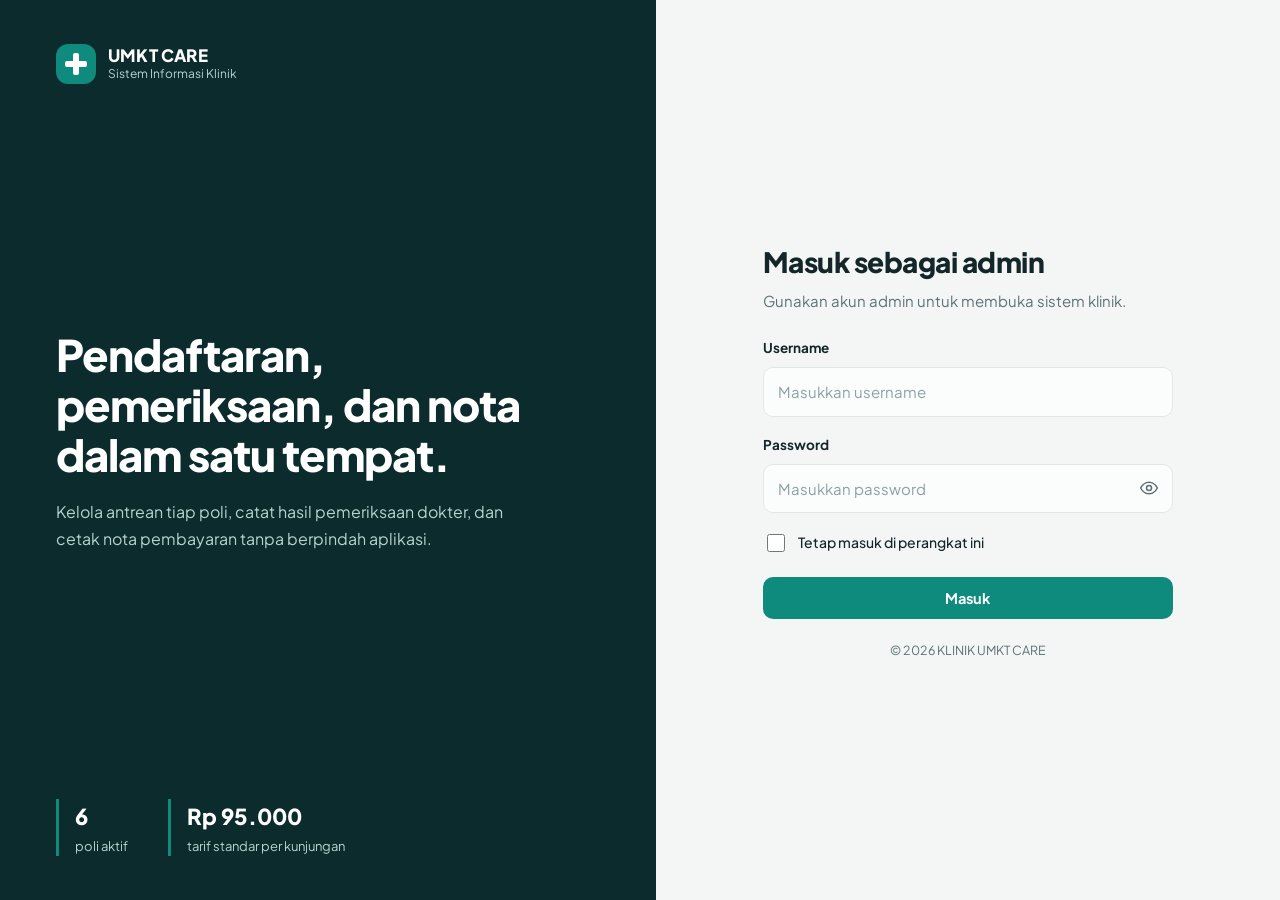
<file: index.html>
<!DOCTYPE html>
<html lang="id">
<head>
    <meta charset="UTF-8">
    <meta name="viewport" content="width=device-width, initial-scale=1.0">
    <title>KLINIK UMKT CARE</title>
    <link rel="preconnect" href="https://fonts.googleapis.com">
    <link rel="preconnect" href="https://fonts.gstatic.com" crossorigin>
    <link href="https://fonts.googleapis.com/css2?family=Plus+Jakarta+Sans:wght@400;500;600;700;800&display=swap" rel="stylesheet">
    <link rel="stylesheet" href="Style.css">
    <script src="auth.js"></script>
    <script>wajibLogin();</script>
    <script src="script.js" defer></script>
</head>
<body class="halaman-app">
    <div class="app">
        <aside class="sidebar" id="sidebar" aria-label="Menu utama">
            <div class="brand">
                <span class="logo" aria-hidden="true"></span>
                <div><strong>UMKT CARE</strong><small>Sistem Informasi Klinik</small></div>
            </div>

            <nav class="menu">
                <button class="nav-button aktif-nav" data-judul="Dashboard" onclick="bukaHalaman('dashboard', this)">
                    <svg viewBox="0 0 24 24" fill="none" stroke="currentColor" stroke-width="1.8" stroke-linecap="round" stroke-linejoin="round"><rect x="3" y="3" width="7" height="9" rx="1.5"/><rect x="14" y="3" width="7" height="5" rx="1.5"/><rect x="14" y="12" width="7" height="9" rx="1.5"/><rect x="3" y="16" width="7" height="5" rx="1.5"/></svg>
                    <span>Dashboard</span>
                </button>
                <button class="nav-button" data-judul="Pendaftaran Pasien" onclick="bukaHalaman('pendaftaran', this)">
                    <svg viewBox="0 0 24 24" fill="none" stroke="currentColor" stroke-width="1.8" stroke-linecap="round" stroke-linejoin="round"><path d="M16 21v-2a4 4 0 0 0-4-4H6a4 4 0 0 0-4 4v2"/><circle cx="9" cy="7" r="4"/><path d="M19 8v6M22 11h-6"/></svg>
                    <span>Pendaftaran</span>
                </button>
                <button class="nav-button" data-judul="Pemeriksaan Dokter" onclick="bukaHalaman('pemeriksaan', this)">
                    <svg viewBox="0 0 24 24" fill="none" stroke="currentColor" stroke-width="1.8" stroke-linecap="round" stroke-linejoin="round"><path d="M4.8 2.3A.3.3 0 1 0 5 2H4a2 2 0 0 0-2 2v5a6 6 0 0 0 6 6 6 6 0 0 0 6-6V4a2 2 0 0 0-2-2h-1a.2.2 0 1 0 .3.3"/><path d="M8 15v1a6 6 0 0 0 6 6 6 6 0 0 0 6-6v-4"/><circle cx="20" cy="10" r="2"/></svg>
                    <span>Pemeriksaan Dokter</span>
                </button>
                <button class="nav-button" data-judul="Pembayaran &amp; Nota" onclick="bukaHalaman('pembayaran', this)">
                    <svg viewBox="0 0 24 24" fill="none" stroke="currentColor" stroke-width="1.8" stroke-linecap="round" stroke-linejoin="round"><path d="M4 2v20l3-2 2.5 2L12 20l2.5 2L17 20l3 2V2l-3 2-2.5-2L12 4 9.5 2 7 4z"/><path d="M8 9h8M8 13h8"/></svg>
                    <span>Pembayaran &amp; Nota</span>
                </button>
                <button class="nav-button" data-judul="Data Pasien" onclick="bukaHalaman('pasien', this)">
                    <svg viewBox="0 0 24 24" fill="none" stroke="currentColor" stroke-width="1.8" stroke-linecap="round" stroke-linejoin="round"><path d="M17 21v-2a4 4 0 0 0-4-4H5a4 4 0 0 0-4 4v2"/><circle cx="9" cy="7" r="4"/><path d="M23 21v-2a4 4 0 0 0-3-3.87M16 3.13a4 4 0 0 1 0 7.75"/></svg>
                    <span>Data Pasien</span>
                </button>
            </nav>

            <div class="sidebar-bawah">
                <div class="admin">
                    <span class="avatar" id="avatarAdmin" aria-hidden="true">A</span>
                    <div><strong id="namaAdmin">Administrator</strong><small>Admin klinik</small></div>
                </div>
                <button type="button" class="tombol-keluar" id="tombolKeluar">
                    <svg viewBox="0 0 24 24" width="20" height="20" fill="none" stroke="currentColor" stroke-width="1.8" stroke-linecap="round" stroke-linejoin="round"><path d="M9 21H5a2 2 0 0 1-2-2V5a2 2 0 0 1 2-2h4"/><path d="M16 17l5-5-5-5M21 12H9"/></svg>
                    <span>Keluar</span>
                </button>
            </div>
        </aside>
        <div class="overlay" id="overlay"></div>

        <div class="konten">
            <header class="topbar">
                <button type="button" class="tombol-ikon tombol-menu" id="tombolMenu" aria-label="Buka menu" aria-controls="sidebar" aria-expanded="false">
                    <svg viewBox="0 0 24 24" width="22" height="22" fill="none" stroke="currentColor" stroke-width="1.8" stroke-linecap="round"><path d="M4 6h16M4 12h16M4 18h16"/></svg>
                </button>
                <h1 id="judulHalaman">Dashboard</h1>
                <time id="tanggalHariIni" class="tanggal"></time>
            </header>

            <main>
                <section id="dashboard" class="halaman aktif">
                    <div class="sapaan">
                        <h2 id="sapaan">Selamat datang</h2>
                        <p>Ringkasan antrean dan layanan klinik hari ini.</p>
                    </div>

                    <div class="statistik">
                        <div class="kartu">
                            <span class="ikon-kartu teal"><svg viewBox="0 0 24 24" fill="none" stroke="currentColor" stroke-width="1.8" stroke-linecap="round" stroke-linejoin="round"><path d="M17 21v-2a4 4 0 0 0-4-4H5a4 4 0 0 0-4 4v2"/><circle cx="9" cy="7" r="4"/><path d="M23 21v-2a4 4 0 0 0-3-3.87M16 3.13a4 4 0 0 1 0 7.75"/></svg></span>
                            <div><p>Total pasien</p><h2 id="jumlahPasien">0</h2></div>
                        </div>
                        <div class="kartu">
                            <span class="ikon-kartu hijau"><svg viewBox="0 0 24 24" fill="none" stroke="currentColor" stroke-width="1.8" stroke-linecap="round" stroke-linejoin="round"><path d="M22 11.08V12a10 10 0 1 1-5.93-9.14"/><path d="M22 4L12 14.01l-3-3"/></svg></span>
                            <div><p>Sudah diperiksa</p><h2 id="jumlahPeriksa">0</h2></div>
                        </div>
                        <div class="kartu">
                            <span class="ikon-kartu amber"><svg viewBox="0 0 24 24" fill="none" stroke="currentColor" stroke-width="1.8" stroke-linecap="round" stroke-linejoin="round"><circle cx="12" cy="12" r="10"/><path d="M12 6v6l4 2"/></svg></span>
                            <div><p>Menunggu</p><h2 id="jumlahMenunggu">0</h2></div>
                        </div>
                    </div>

                    <div class="dua-kolom">
                        <div class="panel">
                            <h3 class="judul-panel">Antrean per poli</h3>
                            <div id="antreanPoli" class="daftar-poli"></div>
                        </div>
                        <div class="panel">
                            <h3 class="judul-panel">Tarif layanan</h3>
                            <dl class="daftar-tarif">
                                <div><dt>Pendaftaran</dt><dd id="tarifDaftar">Rp 20.000</dd></div>
                                <div><dt>Pemeriksaan dokter</dt><dd id="tarifPeriksa">Rp 50.000</dd></div>
                                <div><dt>Obat (standar)</dt><dd id="tarifObat">Rp 25.000</dd></div>
                            </dl>
                            <p class="catatan">Tarif obat dapat diubah dokter saat pemeriksaan.</p>
                        </div>
                    </div>
                </section>

                <section id="pendaftaran" class="halaman">
                    <div class="panel">
                        <h2 class="judul-panel">Data pasien baru</h2>
                        <form id="formPendaftaran">
                            <div class="form-grid">
                                <div class="field">
                                    <label for="nama">Nama pasien</label>
                                    <input id="nama" required placeholder="Masukkan nama lengkap" autocomplete="off">
                                </div>
                                <div class="field">
                                    <label for="nik">NIK (16 digit)</label>
                                    <input id="nik" required maxlength="16" pattern="[0-9]{16}" inputmode="numeric" placeholder="Masukkan NIK" autocomplete="off">
                                </div>
                                <div class="field">
                                    <label for="poli">Poli tujuan</label>
                                    <select id="poli" required>
                                        <option value="">Pilih poli</option>
                                        <option>Poli Umum</option>
                                        <option>Poli Gigi</option>
                                        <option>Poli Anak</option>
                                        <option>Poli Penyakit Dalam</option>
                                        <option>Poli Mata</option>
                                        <option>Poli Saraf</option>
                                    </select>
                                    <div id="infoKodePoli" class="info-kode">Kode poli akan tampil setelah poli dipilih.</div>
                                </div>
                                <div class="field penuh">
                                    <label for="keluhan">Keluhan pasien</label>
                                    <textarea id="keluhan" required placeholder="Tuliskan keluhan pasien"></textarea>
                                </div>
                            </div>
                            <div class="aksi-form">
                                <button class="tombol utama" type="submit">Daftarkan pasien</button>
                            </div>
                        </form>
                        <div id="hasilPendaftaran" aria-live="polite"></div>
                    </div>
                </section>

                <section id="pemeriksaan" class="halaman">
                    <div class="dua-kolom lebar-kiri">
                        <div class="panel">
                            <h2 class="judul-panel">Hasil pemeriksaan</h2>
                            <form id="formPemeriksaan">
                                <div class="field">
                                    <label for="pilihPasien">Pilih pasien</label>
                                    <select id="pilihPasien" required><option value="">Pilih pasien</option></select>
                                </div>
                                <div class="field">
                                    <label for="diagnosis">Diagnosis</label>
                                    <input id="diagnosis" required placeholder="Diagnosis dokter">
                                </div>
                                <div class="field">
                                    <label for="tindakan">Tindakan</label>
                                    <input id="tindakan" required placeholder="Tindakan medis">
                                </div>
                                <div class="field">
                                    <label for="obat">Obat dan aturan penggunaan</label>
                                    <textarea id="obat" required placeholder="Nama obat dan aturan penggunaan"></textarea>
                                </div>
                                <div class="field">
                                    <label for="biayaObatInput">Tarif obat (Rp)</label>
                                    <input id="biayaObatInput" type="number" min="0" step="1000" required value="25000" placeholder="Masukkan tarif obat">
                                </div>
                                <div class="aksi-form">
                                    <button class="tombol utama" type="submit">Simpan pemeriksaan</button>
                                </div>
                            </form>
                        </div>
                        <aside class="panel panel-info">
                            <h3 class="judul-panel">Data pasien</h3>
                            <div id="infoPasien" class="info"></div>
                        </aside>
                    </div>
                </section>

                <section id="pembayaran" class="halaman">
                    <div class="panel">
                        <h2 class="judul-panel">Pembayaran dan cetak nota</h2>
                        <div class="field maks">
                            <label for="pilihPembayaran">Pilih pasien</label>
                            <select id="pilihPembayaran"><option value="">Pilih pasien</option></select>
                        </div>
                        <div id="nota"></div>
                    </div>
                </section>

                <section id="pasien" class="halaman">
                    <div class="panel">
                        <div class="kepala-panel">
                            <div>
                                <h2 class="judul-panel">Daftar pasien</h2>
                                <p class="keterangan-antrean">Kode antrean dibuat terpisah untuk setiap poli, misalnya PU-001 untuk Poli Umum dan PG-001 untuk Poli Gigi.</p>
                            </div>
                            <div class="cari">
                                <svg viewBox="0 0 24 24" width="18" height="18" fill="none" stroke="currentColor" stroke-width="1.8" stroke-linecap="round"><circle cx="11" cy="11" r="7"/><path d="M21 21l-4.3-4.3"/></svg>
                                <input id="pencarian" type="search" placeholder="Cari nama, NIK, atau antrean" aria-label="Cari data pasien">
                            </div>
                        </div>
                        <div class="aksi-data">
                            <span class="info-simpan" id="infoSimpan">Tersimpan otomatis di browser ini.</span>
                            <div class="grup-tombol">
                                <button type="button" class="tombol sekunder kecil" id="tombolEkspor">Unduh cadangan</button>
                                <button type="button" class="tombol sekunder kecil" id="tombolImpor">Pulihkan dari cadangan</button>
                                <input type="file" id="fileImpor" accept=".json,application/json" hidden>
                            </div>
                        </div>
                        <div class="tabel-container">
                            <table>
                                <thead>
                                    <tr>
                                        <th>Antrean</th><th>Pasien</th><th>Kode poli</th><th>Poli</th><th>Status</th><th>Total</th><th>Aksi</th>
                                    </tr>
                                </thead>
                                <tbody id="tabelPasien"></tbody>
                            </table>
                        </div>
                    </div>
                </section>
            </main>

            <footer>&copy; 2026 KLINIK UMKT CARE | Sistem Informasi Klinik UMKT CARE</footer>
        </div>
    </div>

    <dialog id="dialogKeluar" class="dialog">
        <h3>Keluar dari akun?</h3>
        <p>Anda akan kembali ke halaman login. Data pasien tetap tersimpan di browser ini.</p>
        <div class="dialog-aksi">
            <button type="button" class="tombol sekunder" id="batalKeluar">Batal</button>
            <button type="button" class="tombol bahaya" id="yakinKeluar">Keluar</button>
        </div>
    </dialog>

    <div id="toastArea" class="toast-area" aria-live="polite"></div>
</body>
</html>
</file>
<file: Style.css>
/* ===== Token ===== */
:root {
    --ink: #0b2b2c;
    --ink-2: #134042;
    --ink-teks: #b9d2cf;
    --teal: #0f8b7d;
    --teal-gelap: #0a6b60;
    --mint: #e4f3f0;
    --bg: #f3f6f5;
    --putih: #ffffff;
    --garis: #e0e8e6;
    --teks: #14262a;
    --redup: #5d7276;
    --amber: #a8610a;
    --amber-bg: #fdf1d8;
    --hijau: #0d7a52;
    --hijau-bg: #dcf2e6;
    --merah: #b42318;
    --merah-bg: #fde8e6;
    --lebar-sidebar: 264px;
    --radius: 14px;
    --radius-kecil: 10px;
    --font: "Plus Jakarta Sans", system-ui, -apple-system, "Segoe UI", Roboto, Arial, sans-serif;
}

* { box-sizing: border-box; }
html { -webkit-text-size-adjust: 100%; }
body {
    margin: 0; min-height: 100vh; font-family: var(--font);
    background: var(--bg); color: var(--teks); font-size: 15px; line-height: 1.55;
}
h1, h2, h3, p { margin: 0; }
button { font-family: inherit; }
:focus-visible { outline: 3px solid #7fd1c6; outline-offset: 2px; }

/* ===== Brand (dipakai sidebar & login) ===== */
.brand { display: flex; align-items: center; gap: 12px; }
.brand strong { display: block; font-size: 17px; font-weight: 800; letter-spacing: .2px; color: #fff; line-height: 1.2; }
.brand small { display: block; font-size: 12px; color: var(--ink-teks); }
.logo {
    position: relative; width: 40px; height: 40px; border-radius: 12px; flex: none;
    background: var(--teal);
}
.logo::before, .logo::after { content: ""; position: absolute; background: #fff; border-radius: 2px; }
.logo::before { left: 17px; top: 9px; width: 6px; height: 22px; }
.logo::after { left: 9px; top: 17px; width: 22px; height: 6px; }

/* ===== Layout aplikasi ===== */
.app { display: flex; min-height: 100vh; }
.sidebar {
    position: fixed; inset: 0 auto 0 0; width: var(--lebar-sidebar); z-index: 40;
    background: var(--ink); color: var(--ink-teks); display: flex; flex-direction: column;
    padding: 22px 16px 16px;
}
.sidebar .brand { padding: 4px 8px 26px; }
.menu { display: flex; flex-direction: column; gap: 4px; flex: 1; overflow-y: auto; }
.nav-button {
    display: flex; align-items: center; gap: 12px; width: 100%; text-align: left;
    border: 0; background: transparent; color: var(--ink-teks); cursor: pointer;
    padding: 12px 14px; border-radius: var(--radius-kecil); font-size: 14.5px; font-weight: 600;
    transition: background .15s, color .15s;
}
.nav-button svg { width: 20px; height: 20px; flex: none; }
.nav-button:hover { background: var(--ink-2); color: #fff; }
.nav-button.aktif-nav { background: var(--mint); color: var(--ink); }
.nav-button.aktif-nav svg { color: var(--teal-gelap); }

.sidebar-bawah { margin-top: 16px; padding-top: 16px; border-top: 1px solid #ffffff1f; display: flex; flex-direction: column; gap: 10px; }
.admin { display: flex; align-items: center; gap: 12px; padding: 0 6px; }
.avatar {
    width: 38px; height: 38px; border-radius: 50%; background: var(--ink-2); color: #fff;
    display: grid; place-items: center; font-weight: 800; flex: none; border: 1px solid #ffffff30;
}
.admin strong { display: block; color: #fff; font-size: 14px; line-height: 1.25; }
.admin small { color: var(--ink-teks); font-size: 12px; }
.tombol-keluar {
    display: flex; align-items: center; gap: 12px; width: 100%; padding: 12px 14px;
    border: 1px solid #ffffff26; background: transparent; color: #ffd4cf; cursor: pointer;
    border-radius: var(--radius-kecil); font-size: 14.5px; font-weight: 700; transition: background .15s, border-color .15s;
}
.tombol-keluar:hover { background: #b4231833; border-color: #ff8f84; color: #fff; }

.konten { flex: 1; min-width: 0; margin-left: var(--lebar-sidebar); display: flex; flex-direction: column; min-height: 100vh; }
.topbar {
    position: sticky; top: 0; z-index: 20; display: flex; align-items: center; gap: 14px;
    padding: 18px 36px; background: #f3f6f5e6; backdrop-filter: blur(8px); border-bottom: 1px solid var(--garis);
}
.topbar h1 { font-size: 22px; font-weight: 800; letter-spacing: -.2px; }
.tanggal { margin-left: auto; color: var(--redup); font-size: 13.5px; font-weight: 500; }
.topbar .tombol-menu { display: none; }
main { width: 100%; max-width: 1180px; padding: 28px 36px 12px; margin: 0 auto; flex: 1; }
footer { text-align: center; padding: 22px 12px 26px; color: var(--redup); font-size: 12.5px; }
.overlay { display: none; }

.halaman { display: none; }
.halaman.aktif { display: block; animation: muncul .22s ease-out; }
@keyframes muncul { from { opacity: 0; transform: translateY(6px); } to { opacity: 1; transform: none; } }

/* ===== Dashboard ===== */
.sapaan { margin-bottom: 22px; }
.sapaan h2 { font-size: 28px; font-weight: 800; letter-spacing: -.4px; line-height: 1.2; }
.sapaan p { color: var(--redup); margin-top: 6px; }
.statistik { display: grid; grid-template-columns: repeat(3, 1fr); gap: 18px; margin-bottom: 18px; }
.kartu {
    display: flex; align-items: center; gap: 16px; background: var(--putih);
    border: 1px solid var(--garis); border-radius: var(--radius); padding: 22px;
}
.kartu p { color: var(--redup); font-size: 13.5px; font-weight: 600; }
.kartu h2 { font-size: 34px; font-weight: 800; line-height: 1.15; letter-spacing: -.5px; }
.ikon-kartu { width: 52px; height: 52px; border-radius: 14px; display: grid; place-items: center; flex: none; }
.ikon-kartu svg { width: 26px; height: 26px; }
.ikon-kartu.teal { background: var(--mint); color: var(--teal-gelap); }
.ikon-kartu.hijau { background: var(--hijau-bg); color: var(--hijau); }
.ikon-kartu.amber { background: var(--amber-bg); color: var(--amber); }

.dua-kolom { display: grid; grid-template-columns: 1.4fr 1fr; gap: 18px; align-items: start; }
.dua-kolom.lebar-kiri { grid-template-columns: 1.6fr 1fr; }
.panel { background: var(--putih); border: 1px solid var(--garis); border-radius: var(--radius); padding: 26px; }
.judul-panel { font-size: 17px; font-weight: 800; margin-bottom: 18px; letter-spacing: -.1px; }
.kepala-panel { display: flex; justify-content: space-between; gap: 20px; align-items: flex-end; flex-wrap: wrap; margin-bottom: 6px; }
.kepala-panel .judul-panel { margin-bottom: 6px; }

.daftar-poli { display: flex; flex-direction: column; gap: 14px; }
.baris-poli { display: grid; grid-template-columns: 190px 1fr 84px; gap: 14px; align-items: center; font-size: 14px; }
.baris-poli b { font-weight: 700; }
.baris-poli small { display: block; color: var(--redup); font-size: 12px; font-weight: 500; }
.batang { height: 10px; background: var(--bg); border-radius: 10px; overflow: hidden; }
.batang i { display: block; height: 100%; background: var(--teal); border-radius: 10px; min-width: 0; transition: width .4s ease; }
.baris-poli em { white-space: nowrap; font-style: normal; color: var(--redup); text-align: right; font-weight: 600; }

.daftar-tarif { margin: 0; }
.daftar-tarif div { display: flex; justify-content: space-between; gap: 12px; padding: 13px 0; border-bottom: 1px solid var(--garis); }
.daftar-tarif div:first-child { padding-top: 0; }
.daftar-tarif dt { color: var(--redup); }
.daftar-tarif dd { margin: 0; font-weight: 800; }
.catatan { margin-top: 14px; color: var(--redup); font-size: 13px; }

/* ===== Form ===== */
.form-grid { display: grid; grid-template-columns: 1fr 1fr; gap: 18px 20px; }
.field { display: flex; flex-direction: column; margin-bottom: 18px; }
.form-grid .field { margin-bottom: 0; }
.field.penuh { grid-column: 1 / -1; }
.field.maks { max-width: 520px; }
label { font-weight: 700; font-size: 13.5px; margin-bottom: 8px; display: block; }
input, select, textarea {
    width: 100%; padding: 12px 14px; border: 1.5px solid var(--garis); border-radius: var(--radius-kecil);
    background: #fbfdfc; font: inherit; color: var(--teks); transition: border-color .15s, box-shadow .15s, background .15s;
}
input::placeholder, textarea::placeholder { color: #8da0a3; }
input:hover, select:hover, textarea:hover { border-color: #c4d3d0; }
input:focus, select:focus, textarea:focus { outline: none; border-color: var(--teal); background: #fff; box-shadow: 0 0 0 4px #0f8b7d22; }
textarea { min-height: 104px; resize: vertical; }
.aksi-form { margin-top: 24px; display: flex; gap: 10px; }
.info-kode { margin-top: 8px; color: var(--teal-gelap); font-size: 13px; font-weight: 600; }

.tombol {
    border: 0; padding: 12px 22px; border-radius: var(--radius-kecil); font-weight: 700; font-size: 14.5px;
    cursor: pointer; transition: background .15s, transform .05s;
}
.tombol:active { transform: translateY(1px); }
.utama { background: var(--teal); color: #fff; }
.utama:hover { background: var(--teal-gelap); }
.sekunder { background: var(--bg); color: var(--teks); border: 1px solid var(--garis); }
.sekunder:hover { background: #e9efed; }
.bahaya { background: var(--merah); color: #fff; }
.bahaya:hover { background: #912018; }
.penuh { width: 100%; }

.info { line-height: 1.9; font-size: 14.5px; }
.info:empty::before { content: "Pilih pasien pada formulir untuk melihat data dan keluhannya di sini."; color: var(--redup); }
.info strong { font-size: 16px; }
.panel-info { position: sticky; top: 92px; background: #fafdfc; }

.sukses { margin-top: 22px; padding: 18px 20px; border-radius: var(--radius-kecil); background: var(--hijau-bg); color: #0a5a3c; line-height: 1.9; border: 1px solid #b6e4cc; }
.peringatan { margin-top: 18px; background: var(--amber-bg); color: #7a470a; padding: 15px 18px; border-radius: var(--radius-kecil); line-height: 1.6; border: 1px solid #f3d89c; }

/* ===== Tabel ===== */
.keterangan-antrean { color: var(--redup); font-size: 13px; max-width: 520px; }
.cari { position: relative; width: 380px; max-width: 100%; }
.cari svg { position: absolute; left: 13px; top: 50%; transform: translateY(-50%); color: var(--redup); pointer-events: none; }
.cari input { padding-left: 40px; }
.tabel-container { width: 100%; overflow-x: auto; margin-top: 18px; border: 1px solid var(--garis); border-radius: var(--radius-kecil); }
table { border-collapse: collapse; width: 100%; min-width: 860px; }
th, td { text-align: left; padding: 14px 16px; border-bottom: 1px solid var(--garis); font-size: 14px; vertical-align: middle; }
tbody tr:last-child td { border-bottom: 0; }
tbody tr:hover { background: #f8fbfa; }
th { background: #f5f9f8; color: var(--redup); white-space: nowrap; font-size: 12.5px; font-weight: 700; }
td small { display: block; margin-top: 2px; font-size: 12px; color: var(--redup); }
td.antrean { font-weight: 800; color: var(--ink); white-space: nowrap; }
.kode-poli { display: inline-block; background: var(--mint); color: var(--teal-gelap); padding: 5px 10px; border-radius: 8px; font-size: 12px; font-weight: 700; white-space: nowrap; }
.status { display: inline-flex; align-items: center; gap: 7px; padding: 5px 11px; border-radius: 20px; font-size: 12px; font-weight: 700; white-space: nowrap; }
.status::before { content: ""; width: 7px; height: 7px; border-radius: 50%; background: currentColor; }
.menunggu { background: var(--amber-bg); color: var(--amber); }
.selesai { background: var(--hijau-bg); color: var(--hijau); }
.tombol-hapus { background: transparent; color: var(--merah); border: 1px solid #f0c4bf; border-radius: 8px; padding: 7px 13px; font-weight: 700; font-size: 13px; cursor: pointer; white-space: nowrap; transition: background .15s; }
.tombol-hapus:hover { background: var(--merah-bg); }
.kosong { text-align: center; color: var(--redup); padding: 38px 20px; }

.aksi-data { display: flex; justify-content: space-between; align-items: center; gap: 12px; flex-wrap: wrap; margin-top: 16px; }
.info-simpan { color: var(--hijau); font-size: 13px; font-weight: 600; }
.info-simpan::before { content: ""; display: inline-block; width: 8px; height: 8px; border-radius: 50%; background: currentColor; margin-right: 8px; }
.grup-tombol { display: flex; gap: 8px; flex-wrap: wrap; }
.tombol.kecil { padding: 8px 14px; font-size: 13px; }

/* ===== Nota ===== */
.nota-box { max-width: 640px; margin: 26px auto 0; border: 1px dashed #93a8ab; padding: 30px; border-radius: var(--radius-kecil); background: #fff; }
.nota-header { text-align: center; border-bottom: 1px dashed #93a8ab; padding-bottom: 16px; margin-bottom: 14px; }
.nota-header h2 { color: var(--teal-gelap); font-size: 22px; margin-bottom: 4px; }
.nota-header p { color: var(--redup); font-size: 13px; margin-top: 4px; }
.nota-baris { display: flex; justify-content: space-between; gap: 18px; padding: 9px 0; border-bottom: 1px solid #eef3f2; font-size: 14px; }
.nota-baris span { flex: 1; color: var(--redup); }
.nota-baris strong { text-align: right; overflow-wrap: anywhere; max-width: 65%; }
.nota-box h3 { margin-top: 24px; font-size: 14px; color: var(--ink); }
.nota-total { font-size: 18px; margin-top: 10px; padding-top: 15px; border-top: 2px solid var(--ink); border-bottom: 0; }
.nota-total span { color: var(--teks); font-weight: 800; }
.ucapan-nota { text-align: center; margin-top: 24px; line-height: 1.7; color: var(--redup); }
.tombol-cetak { display: block; margin: 20px auto 0; }

/* ===== Dialog & toast ===== */
.dialog { border: 0; border-radius: var(--radius); padding: 26px; width: min(92vw, 400px); box-shadow: 0 20px 60px #0b2b2c40; color: var(--teks); font-family: var(--font); }
.dialog::backdrop { background: #0b2b2c8c; backdrop-filter: blur(2px); }
.dialog h3 { font-size: 18px; margin-bottom: 8px; }
.dialog p { color: var(--redup); }
.dialog-aksi { display: flex; justify-content: flex-end; gap: 10px; margin-top: 24px; }

.toast-area { position: fixed; right: 22px; bottom: 22px; z-index: 100; display: flex; flex-direction: column; gap: 10px; align-items: flex-end; }
.toast {
    background: var(--ink); color: #fff; padding: 13px 18px; border-radius: var(--radius-kecil); font-weight: 600; font-size: 14px;
    box-shadow: 0 10px 30px #0b2b2c40; border-left: 5px solid var(--teal); max-width: 360px; animation: masuk .22s ease-out;
}
.toast.error { border-left-color: #ef6a5e; }
@keyframes masuk { from { opacity: 0; transform: translateX(16px); } to { opacity: 1; transform: none; } }

/* ===== Login ===== */
.login-layout { display: grid; grid-template-columns: 1.05fr 1fr; min-height: 100vh; }
.login-brand { background: var(--ink); color: var(--ink-teks); padding: 44px 56px; display: flex; flex-direction: column; justify-content: space-between; gap: 40px; }
.login-pesan h1 { color: #fff; font-size: clamp(30px, 3.4vw, 46px); line-height: 1.15; letter-spacing: -1px; font-weight: 800; max-width: 520px; }
.login-pesan p { margin-top: 18px; max-width: 460px; font-size: 16px; line-height: 1.7; }
.login-fakta { list-style: none; margin: 0; padding: 0; display: flex; gap: 40px; flex-wrap: wrap; }
.login-fakta li { padding-left: 16px; border-left: 3px solid var(--teal); }
.login-fakta strong { display: block; color: #fff; font-size: 22px; font-weight: 800; }
.login-fakta span { font-size: 13px; }
.login-panel { display: flex; flex-direction: column; align-items: center; justify-content: center; padding: 32px 24px; gap: 22px; }
.login-kartu { width: 100%; max-width: 410px; }
.login-kartu h2 { font-size: 28px; font-weight: 800; letter-spacing: -.5px; }
.login-sub { color: var(--redup); margin: 6px 0 26px; }
.input-aksi { position: relative; }
.input-aksi input { padding-right: 48px; }
.tombol-ikon { background: transparent; border: 0; color: var(--redup); cursor: pointer; width: 40px; height: 40px; border-radius: 10px; display: grid; place-items: center; }
.tombol-ikon:hover { background: #e9efed; color: var(--teks); }
.input-aksi .tombol-ikon { position: absolute; right: 4px; top: 50%; transform: translateY(-50%); }
.centang { display: flex; align-items: center; gap: 10px; font-weight: 500; font-size: 14px; margin: 2px 0 22px; cursor: pointer; }
.centang input { width: 18px; height: 18px; accent-color: var(--teal); padding: 0; }
.pesan-error { background: var(--merah-bg); color: var(--merah); border: 1px solid #f4c3be; padding: 12px 14px; border-radius: var(--radius-kecil); font-size: 14px; font-weight: 600; margin-bottom: 18px; }
.pesan-error[hidden] { display: none; }
.login-footer { color: var(--redup); font-size: 12.5px; }

/* ===== Responsif ===== */
@media (max-width: 1000px) {
    .dua-kolom, .dua-kolom.lebar-kiri { grid-template-columns: 1fr; }
    .panel-info { position: static; }
}
@media (max-width: 860px) {
    .sidebar { transform: translateX(-100%); transition: transform .25s ease; box-shadow: none; }
    .sidebar.terbuka { transform: none; box-shadow: 0 0 60px #0b2b2c66; }
    .overlay { position: fixed; inset: 0; background: #0b2b2c80; z-index: 30; }
    .overlay.tampil { display: block; }
    .konten { margin-left: 0; }
    .topbar .tombol-menu { display: grid; margin-left: -8px; }
    .topbar { padding: 12px 18px; }
    .topbar h1 { font-size: 18px; }
    .tanggal { display: none; }
    main { padding: 20px 16px 8px; }
    .statistik { grid-template-columns: 1fr; gap: 12px; }
    .sapaan h2 { font-size: 23px; }
    .form-grid { grid-template-columns: 1fr; }
    .panel { padding: 20px; }
    .baris-poli { grid-template-columns: 1fr auto; }
    .baris-poli .batang { grid-column: 1 / -1; order: 3; }
    .nota-box { padding: 18px; }
    .aksi-data { align-items: flex-start; flex-direction: column; }
    .tabel-container { border: 0; overflow: visible; }
    table { min-width: 0; display: block; }
    thead { display: none; }
    tbody { display: flex; flex-direction: column; gap: 12px; }
    tbody tr { display: block; border: 1px solid var(--garis); border-radius: var(--radius-kecil); padding: 8px 16px; background: #fff; }
    tbody tr:hover { background: #fff; }
    td { display: flex; justify-content: space-between; align-items: center; gap: 16px; padding: 9px 0; border-bottom: 1px solid #eef3f2; text-align: right; }
    td:last-child { border-bottom: 0; }
    td::before { content: attr(data-label); color: var(--redup); font-size: 12.5px; font-weight: 700; text-align: left; flex: none; }
    td[data-label="Pasien"] { display: grid; grid-template-columns: auto 1fr; column-gap: 16px; }
    td[data-label="Pasien"]::before { grid-row: 1 / span 2; align-self: center; }
    td[data-label="Pasien"] strong, td[data-label="Pasien"] small { grid-column: 2; }
    td.kosong { display: block; text-align: center; }
    td.kosong::before { content: none; }
    .login-layout { grid-template-columns: 1fr; }
    .login-brand { padding: 28px 24px; gap: 24px; }
    .login-fakta { display: none; }
    .login-pesan h1 { font-size: 26px; }
    .login-pesan p { font-size: 14.5px; margin-top: 12px; }
    .login-panel { padding: 32px 22px 28px; }
}
@media (prefers-reduced-motion: reduce) {
    *, *::before, *::after { animation: none !important; transition: none !important; }
}

/* ===== Cetak nota ===== */
@media print {
    @page { margin: 12mm; }
    body * { visibility: hidden !important; }
    #nota, #nota * { visibility: visible !important; }
    #nota { position: absolute; left: 0; top: 0; width: 100%; }
    .nota-box { border: none; max-width: 100%; padding: 0; margin: 0 auto; }
    .tombol-cetak { display: none !important; }
}
</file>
